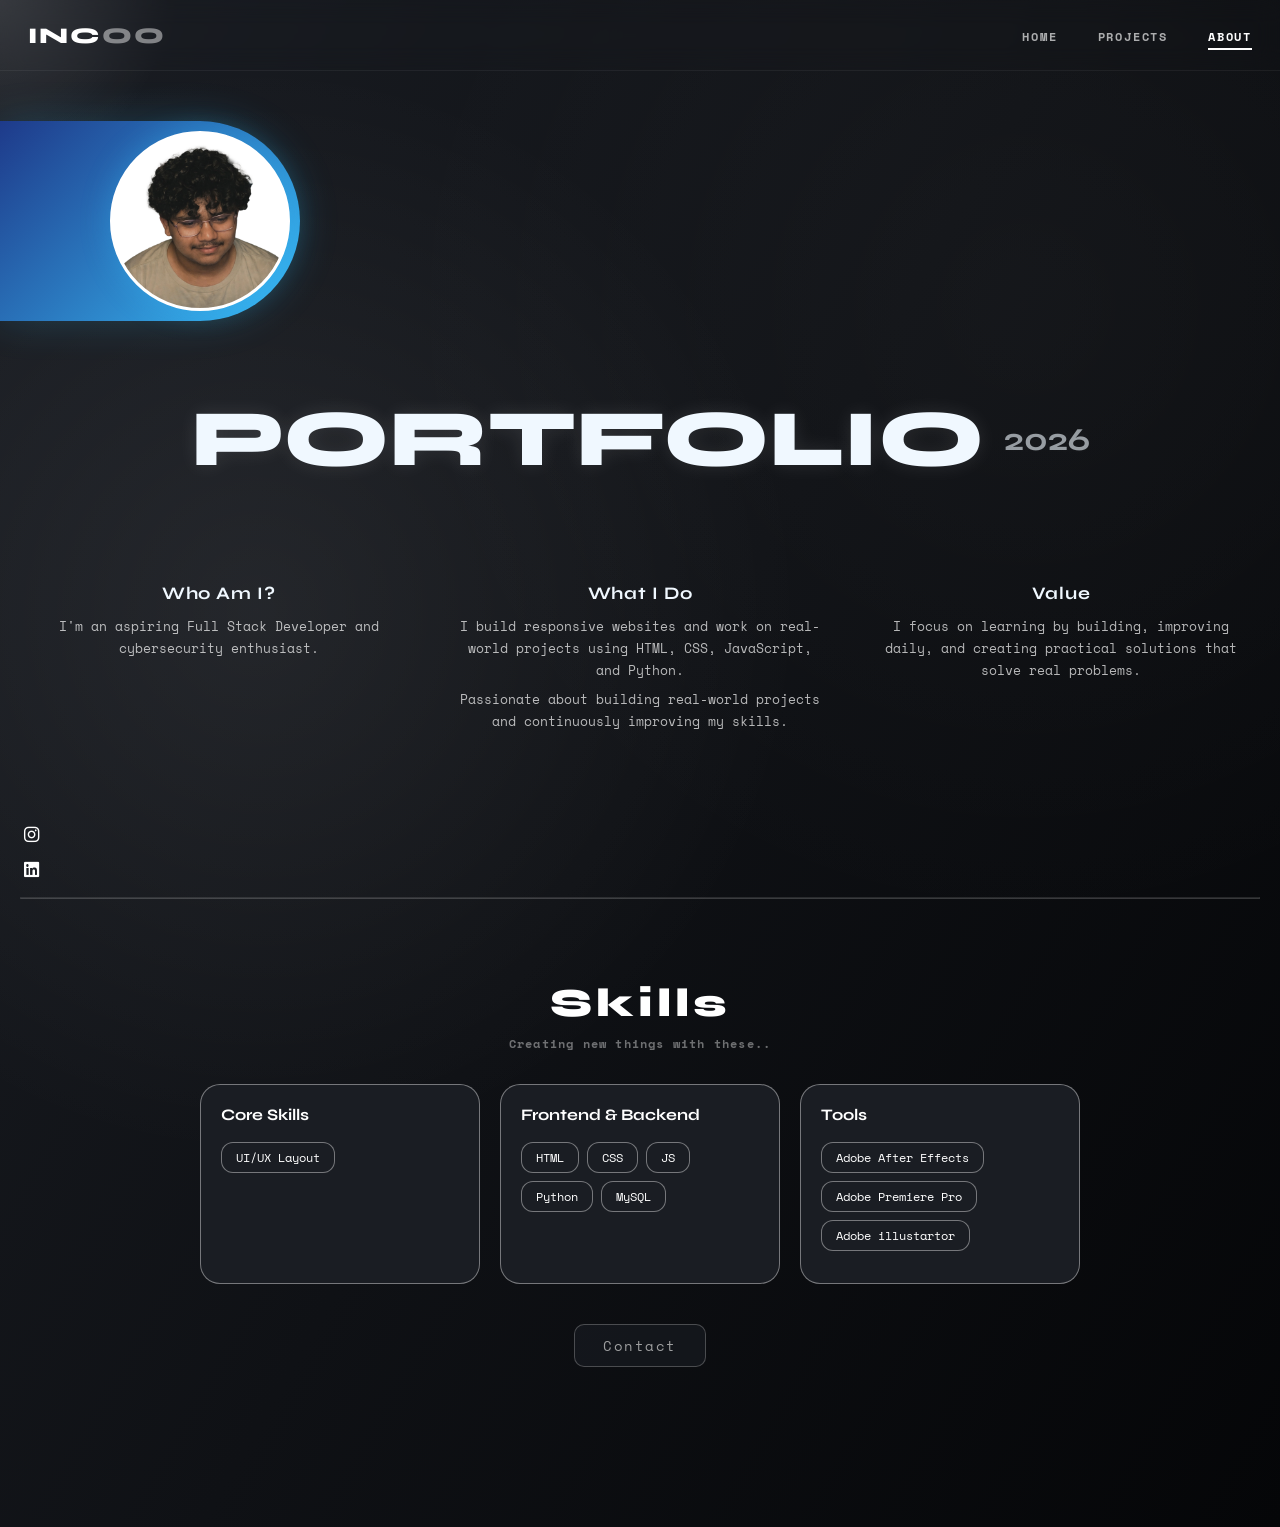
<file: about.html>
<!DOCTYPE html>
<html lang="en">
<head>
    <meta charset="UTF-8">
    <meta name="viewport" content="width=device-width, initial-scale=1.0">
    <title>INCOO — About</title>
    <link rel="preconnect" href="https://fonts.googleapis.com">
    <link rel="preconnect" href="https://fonts.gstatic.com" crossorigin>
    <link href="https://fonts.googleapis.com/css2?family=Space+Mono:wght@400;700&family=Syne:wght@400;600;700;800&display=swap" rel="stylesheet">
    <link rel="stylesheet" href="https://cdnjs.cloudflare.com/ajax/libs/font-awesome/6.5.0/css/all.min.css">
    <link rel="stylesheet" href="css/style.css">
    <link rel="stylesheet" href="css/navbar.css">
</head>
<body>
    <div class="light"></div>

    <header>
        <div class="nav_container">
            <div class="logo">
                <span class="logo-text">INC<span class="logo-oo">OO</span></span>
            </div>
            <button class="hamburger" id="hamburger" aria-label="Toggle menu">
                <span></span><span></span><span></span>
            </button>
            <nav id="main-nav">
                <ul>
                    <li><a href="index.html">HOME</a></li>
                    <li><a href="projects.html">PROJECTS</a></li>
                    <li><a href="about.html" class="active">ABOUT</a></li>
                </ul>
            </nav>
        </div>
    </header>

    <main class="fade">
        <div class="about">
            <div class="profile">
                <div class="profile_photo"></div>
            </div>
            <div class="title1">
                <h1>PORTFOLIO</h1>
                <h2>2026</h2>
            </div>
            <div class="into">
                <div class="into1">
                    <h2>Who Am I?</h2>
                    <p>I'm an aspiring Full Stack Developer and cybersecurity enthusiast.</p>
                </div>
                <div class="into2">
                    <h2>What I Do</h2>
                    <p>I build responsive websites and work on real-world projects using HTML, CSS, JavaScript, and Python.</p>
                    <p>Passionate about building real-world projects and continuously improving my skills.</p>
                </div>
                <div class="into3">
                    <h2>Value</h2>
                    <p>I focus on learning by building, improving daily, and creating practical solutions that solve real problems.</p>
                </div>
            </div>
        </div>

        <hr style="opacity: 0.2; margin: 0 20px;">

        <div class="skills">
            <h1 class="title2">Skills</h1>
            <h4 class="bot-skills">Creating new things with these..</h4>
            <div class="skillboxs">
                <div class="skillbox">
                    <h1 class="boxhead">Core Skills</h1>
                    <div class="telgroup">
                        <h3 class="boxtel">UI/UX Layout</h3>
                    </div>
                </div>
                <div class="skillbox">
                    <h1 class="boxhead">Frontend & Backend</h1>
                    <div class="telgroup">
                        <h3 class="boxtel">HTML</h3>
                        <h3 class="boxtel">CSS</h3>
                        <h3 class="boxtel">JS</h3>
                        <h3 class="boxtel">Python</h3>
                        <h3 class="boxtel">MySQL</h3>
                    </div>
                </div>
                <div class="skillbox">
                    <h1 class="boxhead">Tools</h1>
                    <div class="telgroup">
                        <h3 class="boxtel">Adobe After Effects</h3>
                        <h3 class="boxtel">Adobe Premiere Pro</h3>
                        <h3 class="boxtel">Adobe illustartor</h3>
                    </div>
                </div>
            </div>
        </div>

        <div class="contact-wrap">
            <a class="contact-btn" href="https://docs.google.com/forms/d/e/1FAIpQLSd1Hnv0TJYf3VfHnigdV2KNcGDIb5173fIRUk-d2zuRxz4uwA/viewform?usp=publish-editor" target="_blank">Contact</a>
        </div>
    </main>

    <footer class="fade">
        <div class="links">
            <a href="https://www.instagram.com/kytiskalmesh/" target="_blank"><i class="fa-brands fa-instagram"></i></a>
            <a href="https://www.linkedin.com/in/" target="_blank"><i class="fa-brands fa-linkedin"></i></a>
        </div>
    </footer>

    <script src="js/main.js"></script>
</body>
</html>
</file>
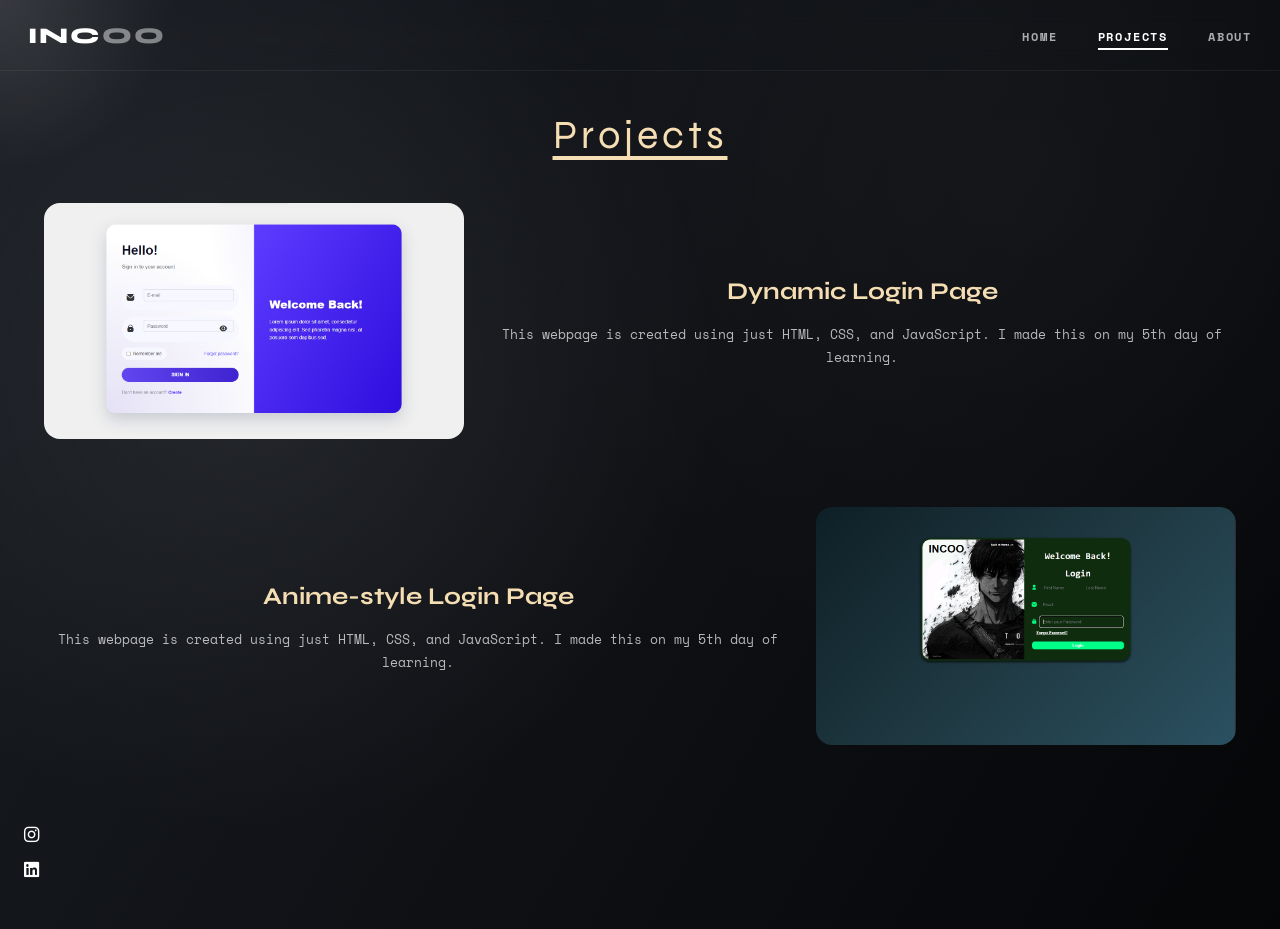
<file: projects.html>
<!DOCTYPE html>
<html lang="en">
<head>
    <meta charset="UTF-8">
    <meta name="viewport" content="width=device-width, initial-scale=1.0">
    <title>INCOO — Projects</title>
    <link rel="preconnect" href="https://fonts.googleapis.com">
    <link rel="preconnect" href="https://fonts.gstatic.com" crossorigin>
    <link href="https://fonts.googleapis.com/css2?family=Space+Mono:wght@400;700&family=Syne:wght@400;600;700;800&display=swap" rel="stylesheet">
    <link rel="stylesheet" href="https://cdnjs.cloudflare.com/ajax/libs/font-awesome/6.5.0/css/all.min.css">
    <link rel="stylesheet" href="css/style.css">
    <link rel="stylesheet" href="css/navbar.css">
</head>
<body>
    <div class="light"></div>

    <header>
        <div class="nav_container">
            <div class="logo">
                <span class="logo-text">INC<span class="logo-oo">OO</span></span>
            </div>
            <button class="hamburger" id="hamburger" aria-label="Toggle menu">
                <span></span><span></span><span></span>
            </button>
            <nav id="main-nav">
                <ul>
                    <li><a href="index.html">HOME</a></li>
                    <li><a href="projects.html" class="active">PROJECTS</a></li>
                    <li><a href="about.html">ABOUT</a></li>
                </ul>
            </nav>
        </div>
    </header>

    <main class="fade">
        <h1 class="Projecttitle">Projects</h1>
        <div class="protab">
            <div class="pro1">
                <img src="assets/pro1.png" alt="Dynamic Login Page">
                <div class="titles1">
                    <h2 class="protitle">Dynamic Login Page</h2>
                    <p class="prodis">This webpage is created using just HTML, CSS, and JavaScript. I made this on my 5th day of learning.</p>
                </div>
            </div>
            <div class="pro2">
                <div class="titles1">
                    <h2 class="protitle">Anime-style Login Page</h2>
                    <p class="prodis">This webpage is created using just HTML, CSS, and JavaScript. I made this on my 5th day of learning.</p>
                </div>
                <img src="assets/pro2.png" alt="Anime Login Page">
            </div>
        </div>
    </main>

    <footer class="fade">
        <div class="links">
            <a href="https://www.instagram.com/kytiskalmesh/" target="_blank"><i class="fa-brands fa-instagram"></i></a>
            <a href="https://www.linkedin.com/in/" target="_blank"><i class="fa-brands fa-linkedin"></i></a>
        </div>
    </footer>

    <script src="js/main.js"></script>
</body>
</html>
</file>
<file: css/style.css>
/* ===== RESET & BASE ===== */
*, *::before, *::after {
    margin: 0;
    padding: 0;
    box-sizing: border-box;
}

:root {
    --bg-dark: #050608;
    --bg-mid: #0f1115;
    --bg-card: #1a1d23;
    --white: #ffffff;
    --white-dim: rgba(255,255,255,0.7);
    --white-faint: rgba(255,255,255,0.4);
    --accent: #38bdf8;
    --accent-dark: #1e3a8a;
    --wheat: wheat;
    --font-display: 'Syne', Segoe UI;
    --font-mono: 'Space Mono', monospace;
}

html { scroll-behavior: smooth; }

body {
    min-height: 100vh;
    background:
        radial-gradient(circle at 20% 40%, rgba(255,255,255,0.07), transparent 40%),
        radial-gradient(circle at 80% 20%, rgba(255,255,255,0.03), transparent 40%),
        linear-gradient(120deg, #1a1d23, #0f1115, #050608);
    font-family: var(--font-display);
    overflow-x: hidden;
}

/* ===== CURSOR LIGHT ===== */
.light {
    position: fixed;
    width: 400px;
    height: 400px;
    background: radial-gradient(circle, rgba(255,255,255,0.13), transparent 60%);
    pointer-events: none;
    transform: translate(-50%, -50%);
    mix-blend-mode: screen;
    z-index: 0;
    transition: left 0.05s linear, top 0.05s linear;
}

/* ===== FADE ANIMATION ===== */
.fade { opacity: 1; transition: opacity 0.4s ease; }
.fade-out { opacity: 0; }

@keyframes fadeUp {
    to { opacity: 1; transform: translateY(0); }
}
@keyframes faderight {
    to { opacity: 1; transform: translateX(0); }
}

/* ===== FOOTER ===== */
footer {
    position: fixed;
    bottom: 20px;
    left: 0;
    z-index: 10;
}

.links {
    display: flex;
    flex-direction: column;
    margin-left: 24px;
    gap: 16px;
}

.links a i {
    color: var(--white);
    font-size: 1.1rem;
    transition: color 0.3s, transform 0.3s;
}
.links a:hover i {
    color: var(--accent);
    transform: scale(1.2);
}

/* ===== HOME PAGE ===== */
.hero {
    display: flex;
    flex-direction: column;
    align-items: center;
    justify-content: center;
    min-height: calc(100vh - 120px);
    text-align: center;
    position: relative;
    padding: 20px;
}

.top_text {
    color: var(--white-dim);
    font-family: var(--font-mono);
    font-size: 1rem;
    font-weight: 400;
    letter-spacing: 0.3em;
    opacity: 0;
    transform: translateY(20px);
    animation: fadeUp 1.4s ease forwards;
    animation-delay: 0.2s;
    margin-bottom: 12px;
}

.center_text {
    color: var(--white);
    font-family: var(--font-display);
    font-size: clamp(3rem, 5vw, 8rem);
    font-weight: 800;
    letter-spacing: 0.08em;
    text-shadow: 0 0 40px rgba(255,255,255,0.15);
    opacity: 0;
    transform: translateY(20px);
    animation: fadeUp 1.4s ease forwards;
    animation-delay: 0.5s;
    line-height: 1;
    margin-bottom: 16px;
}

.bottom_text {
    color: var(--white-dim);
    font-family: var(--font-mono);
    font-size: clamp(0.55rem, 2vw, 0.75rem);
    letter-spacing: 0.4em;
    font-weight: 400;
    opacity: 0;
    transform: translateY(20px);
    animation: fadeUp 1.4s ease forwards;
    animation-delay: 0.8s;
}

/* ===== ABOUT PAGE ===== */
.about { margin-bottom: 140px; }

.profile {
    margin: 50px 0;
    width: clamp(200px, 50vw, 300px);
    height: 200px;
    background: linear-gradient(135deg, var(--accent-dark), var(--accent));
    border-radius: 0px 150px 150px 0px;
    display: flex;
    align-items: center;
    justify-content: flex-end;
    box-shadow: 0 0 40px rgba(56, 189, 248, 0.2);
    opacity: 0;
    transform: translateX(-200px);
    animation: faderight 1.8s ease forwards;
    animation-delay: 0.3s;
}

.profile_photo {
    width: 180px;
    height: 180px;
    border-radius: 50%;
    border: 3px solid white;
    background-image: url("../assets/profile_photo.png");
    background-position: center;
    background-size: cover;
    box-shadow: 0 0 30px rgba(56,189,248,0.3);
    transition: transform 0.3s;
    margin-right: 10px;
    flex-shrink: 0;
}
.profile_photo:hover { transform: scale(1.05); }

.title1 {
    color: aliceblue;
    font-family: var(--font-display);
    display: flex;
    align-items: center;
    justify-content: center;
    gap: 20px;
    padding: 20px;
    text-shadow: 0 0 20px rgba(255,255,255,0.1);
    opacity: 0;
    transform: translateY(20px);
    animation: fadeUp 1.8s ease forwards;
    animation-delay: 0.5s;
}

.title1 h1 { font-size: clamp(2rem, 8vw, 5rem); font-weight: 800; }
.title1 h2 { font-size: clamp(1rem, 4vw, 2rem); opacity: 0.6; }

.into {
    display: flex;
    flex-wrap: wrap;
    color: aliceblue;
    justify-content: space-around;
    margin-top: 60px;
    padding: 0 20px;
    gap: 24px;
}

.into1, .into2, .into3 {
    width: clamp(200px, 28%, 300px);
    text-align: center;
    padding: 16px;
    min-width: 220px;
    flex: 1;
}

.into h2 {
    margin-bottom: 12px;
    font-family: var(--font-display);
    font-size: 1.1rem;
    font-weight: 700;
    letter-spacing: 0.05em;
}
.into p {
    font-size: 0.9rem;
    line-height: 1.7;
    color: var(--white-dim);
    font-family: var(--font-mono);
    font-size: 0.8rem;
    margin-bottom: 8px;
}

/* ===== SKILLS ===== */
.skills {
    color: white;
    display: flex;
    flex-direction: column;
    align-items: center;
    width: 100%;
    margin-top: 80px;
    padding: 0 20px;
}

.title2 {
    font-size: clamp(1.5rem, 5vw, 2.5rem);
    font-family: var(--font-display);
    font-weight: 800;
    letter-spacing: 0.1em;
    margin-bottom: 8px;
}

.bot-skills {
    font-family: var(--font-mono);
    font-size: 0.75rem;
    color: var(--white-faint);
    margin-bottom: 32px;
    letter-spacing: 0.1em;
}

.skillboxs {
    display: flex;
    flex-wrap: wrap;
    justify-content: center;
    gap: 20px;
    width: 100%;
    max-width: 900px;
}

.skillbox {
    flex: 1 1 220px;
    max-width: 280px;
    min-height: 200px;
    background-color: var(--bg-card);
    border-radius: 20px;
    border: 1px solid var(--white-faint);
    padding: 20px;
    transition: transform 0.3s ease;
}
.skillbox:hover { transform: scale(1.04); }

.boxhead {
    font-family: var(--font-display);
    font-size: 1rem;
    font-weight: 700;
    margin-bottom: 16px;
    line-height: 1.3;
}

.telgroup { display: flex; flex-wrap: wrap; gap: 8px; }

.boxtel {
    padding: 6px 14px;
    background-color: var(--bg-card);
    border-radius: 12px;
    font-size: 0.75rem;
    border: 1px solid var(--white-faint);
    font-family: var(--font-mono);
    font-weight: 400;
    transition: border-color 0.2s;
}
.boxtel:hover { border-color: var(--accent); color: var(--accent); }

/* ===== CONTACT ===== */
.contact-wrap {
    display: flex;
    justify-content: center;
    margin: 40px 0 160px;
}

.contact-btn {
    text-decoration: none;
    color: white;
    background-color: var(--bg-card);
    border: 1px solid var(--white-faint);
    padding: 10px 28px;
    border-radius: 10px;
    font-family: var(--font-mono);
    font-size: 0.9rem;
    opacity: 0.6;
    transition: opacity 0.3s, border-color 0.3s;
    letter-spacing: 0.1em;
}
.contact-btn:hover { opacity: 1; border-color: var(--accent); }

/* ===== PROJECTS PAGE ===== */
.Projecttitle {
    color: var(--wheat);
    font-family: var(--font-display);
    font-size: clamp(1.5rem, 5vw, 2.5rem);
    text-align: center;
    text-decoration: underline;
    text-underline-offset: 8px;
    padding: 40px 20px 20px;
    font-weight: 400;
    letter-spacing: 0.1em;
}

.protab {
    width: 100%;
    display: flex;
    flex-direction: column;
    padding: 0 20px 160px;
    gap: 20px;
}

.pro1, .pro2 {
    width: 100%;
    display: flex;
    flex-wrap: wrap;
    align-items: center;
    gap: 24px;
    padding: 24px;
    border-radius: 20px;
    color: var(--wheat);
    transition: background 0.3s;
}
.pro1:hover, .pro2:hover {
    background: rgba(255,255,255,0.02);
}

.pro1 img, .pro2 img {
    width: clamp(200px, 40%, 420px);
    height: auto;
    border-radius: 16px;
    transition: transform 0.35s ease;
    flex-shrink: 0;
}
.pro1 img:hover, .pro2 img:hover { transform: scale(1.04); }

.titles1 {
    flex: 1;
    min-width: 200px;
    text-align: center;
    line-height: 1.6;
}

.protitle {
    font-family: var(--font-display);
    font-size: clamp(1rem, 3vw, 1.5rem);
    font-weight: 700;
    margin-bottom: 12px;
}

.prodis {
    font-family: var(--font-mono);
    font-size: 0.8rem;
    color: var(--white-dim);
    line-height: 1.8;
}

/* ===== MOBILE OVERLAY NAV ===== */
@media (max-width: 768px) {
    .light { width: 200px; height: 200px; }

    /* Footer repositioned so it doesn't overlap content */
    footer { position: relative; bottom: auto; left: auto; padding: 20px 0 10px 0; }
    .links { flex-direction: row; margin-left: 0; justify-content: center; }

    /* Hero adjustments */
    .hero { min-height: calc(100vh - 70px); }

    /* About adjustments */
    .profile { margin: 30px 0; height: 160px; width: clamp(180px, 70vw, 260px); }
    .profile_photo { width: 140px; height: 140px; margin-right: 8px; }
    .title1 { padding: 16px; }
    .title1 h1 { font-size: clamp(0.9rem, 8vw, 5rem); font-weight: 800; }
    .title1 h2 { font-size: clamp(0.7rem, 4vw, 2rem); opacity: 0.6; }
    .into { margin-top: 30px; }
    .into1, .into2, .into3 { width: 100%; min-width: unset; }
    .skills { margin-top: 50px; }

    /* Projects */
    .pro1, .pro2 { flex-direction: column; align-items: center; }
    .pro2 { flex-direction: column-reverse; }
    .pro1 img, .pro2 img { width: 100%; max-width: 100%; }
    .titles1 { text-align: center; }
}
</file>
<file: css/navbar.css>
/* ===== NAVBAR ===== */
header {
    position: sticky;
    top: 0;
    z-index: 100;
    /* background: rgba(5, 6, 8, 0.85); */
    backdrop-filter: blur(12px);
    -webkit-backdrop-filter: blur(12px);
    border-bottom: 1px solid rgba(255,255,255,0.06);
}

.nav_container {
    width: 100%;
    height: 70px;
    display: flex;
    align-items: center;
    justify-content: space-between;
    padding: 0 28px;
    position: relative;
}

/* ===== LOGO ===== */
.logo { 
    display: flex; 
    align-items: center; }

.logo-text {
    font-family: 'Syne', sans-serif;
    font-size: 1.4rem;
    font-weight: 800;
    color: white;
    letter-spacing: 0.1em;
    user-select: none;
}

.logo-oo {
    color: rgba(255,255,255,0.45);
}

/* ===== DESKTOP NAV ===== */
nav ul {
    list-style: none;
    display: flex;
    align-items: center;
    gap: 40px;
    margin: 0;
    padding: 0;
}

nav a {
    text-decoration: none;
    color: rgba(255,255,255,0.65);
    font-family: 'Space Mono', monospace;
    font-size: 0.75rem;
    font-weight: 700;
    letter-spacing: 0.15em;
    position: relative;
    transition: color 0.3s;
}

nav a:hover,
nav a.active { color: #ffffff; }

nav a::after {
    content: "";
    position: absolute;
    width: 0%;
    height: 1.5px;
    background: white;
    left: 0;
    bottom: -5px;
    transition: width 0.3s;
}

nav a:hover::after,
nav a.active::after { width: 100%; }

/* ===== HAMBURGER ===== */
.hamburger {
    display: none;
    flex-direction: column;
    justify-content: space-between;
    width: 26px;
    height: 18px;
    background: none;
    border: none;
    cursor: pointer;
    padding: 0;
    z-index: 200;
}

.hamburger span {
    display: block;
    width: 100%;
    height: 2px;
    background: white;
    border-radius: 2px;
    transition: transform 0.35s ease, opacity 0.25s ease;
    transform-origin: center;
}

/* Animated X state */
.hamburger.open span:nth-child(1) { transform: translateY(8px) rotate(45deg); }
.hamburger.open span:nth-child(2) { opacity: 0; }
.hamburger.open span:nth-child(3) { transform: translateY(-8px) rotate(-45deg); }

/* ===== MOBILE NAV ===== */
@media (max-width: 768px) {
    .hamburger { display: flex; }

    #main-nav {
        position: fixed;
        top: 0;
        right: -100%;
        width: min(75vw, 280px);
        height: 100vh;
        background: rgba(10, 11, 14, 0.98);
        backdrop-filter: blur(20px);
        -webkit-backdrop-filter: blur(20px);
        border-left: 1px solid rgba(255,255,255,0.08);
        display: flex;
        align-items: center;
        justify-content: center;
        transition: right 0.4s cubic-bezier(0.4, 0, 0.2, 1);
        z-index: 150;
    }

    #main-nav.open { right: 0; }

    nav ul {
        flex-direction: column;
        gap: 36px;
        align-items: flex-start;
        padding: 0 40px;
    }

    nav a {
        font-size: 1rem;
        color: rgba(255,255,255,0.7);
        letter-spacing: 0.2em;
    }

    nav a:hover,
    nav a.active { color: white; }

    /* Dim overlay behind nav */
    #main-nav::before {
        content: '';
        position: fixed;
        inset: 0;
        right: min(75vw, 280px);
        background: rgba(0,0,0,0);
        transition: background 0.4s;
        pointer-events: none;
    }
    #main-nav.open::before {
        background: rgba(0,0,0,0.5);
        pointer-events: auto;
    }
}
</file>
